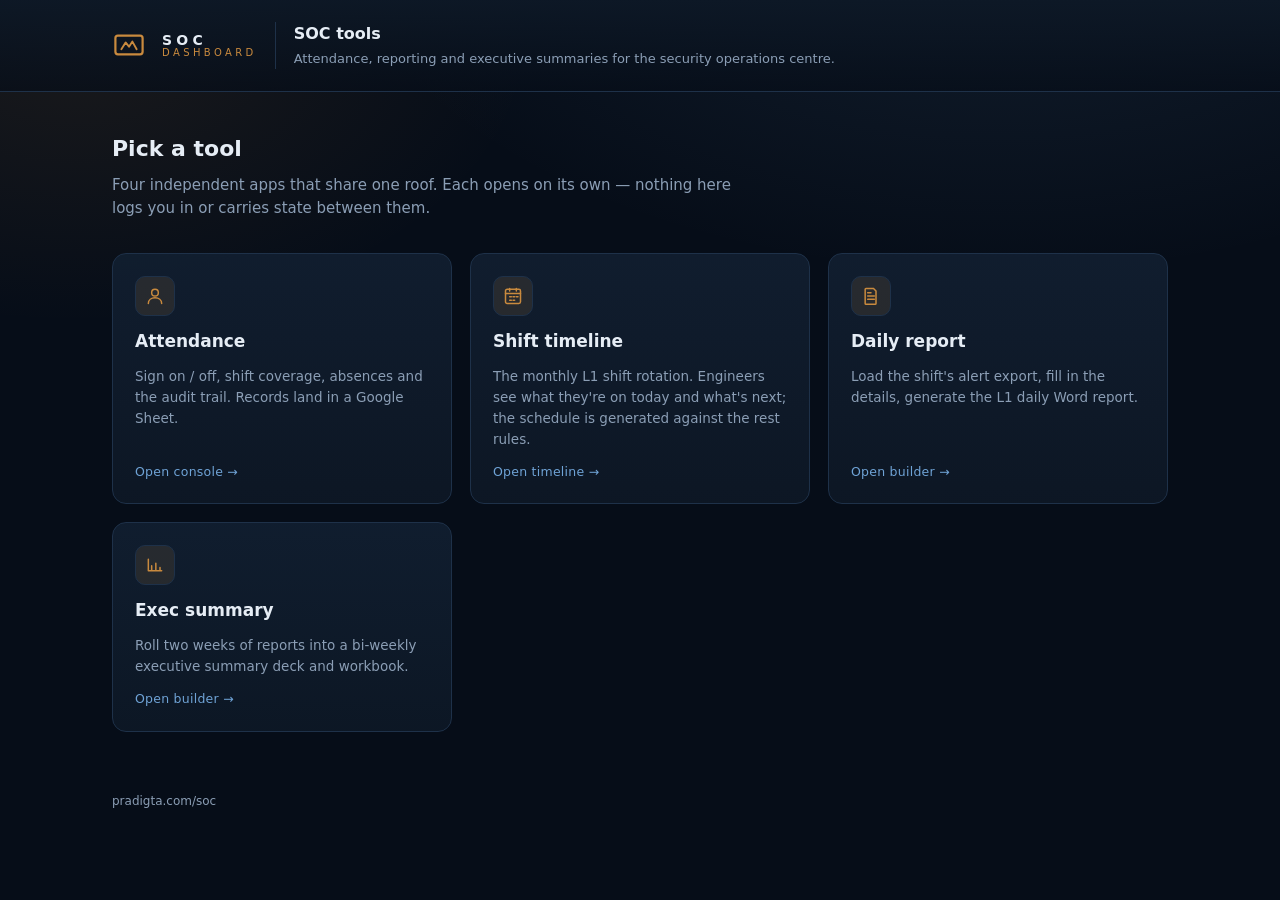
<file: index.html>
<!DOCTYPE html>
<html lang="en">
<head>
<meta charset="utf-8">
<meta name="viewport" content="width=device-width, initial-scale=1">
<title>SOC tools</title>
<style>
:root{
  --ink:#060D18; --panel:#0D1826; --panel-2:#111F31; --line:#1E3149;
  --copper:#C98A3E; --copper-dim:#8A5F2B; --steel:#6FA3D6;
  --paper:#E6EDF5; --muted:#8B9EB5;
  --sans:ui-sans-serif,system-ui,"Segoe UI",Roboto,"Helvetica Neue",Arial,sans-serif;
}
*{box-sizing:border-box}
html,body{margin:0;padding:0}
body{
  min-height:100dvh;
  background:
    radial-gradient(1100px 620px at 78% -12%, rgba(111,163,214,.13), transparent 62%),
    radial-gradient(760px 480px at 6% 4%, rgba(201,138,62,.10), transparent 60%),
    var(--ink);
  color:var(--paper); font-family:var(--sans); font-size:15px; line-height:1.55;
  -webkit-font-smoothing:antialiased;
}
a{color:var(--steel)}

.masthead{
  border-bottom:1px solid var(--line);
  background:linear-gradient(180deg,rgba(13,24,38,.96),rgba(6,13,24,.72));
}
.masthead-in{max-width:1100px;margin:0 auto;padding:22px;display:flex;align-items:center;gap:16px;flex-wrap:wrap}
.mark{width:34px;height:26px;flex:none}
.wordmark{display:flex;flex-direction:column;line-height:1.05}
.wordmark b{font-weight:600;letter-spacing:.30em;font-size:14px}
.wordmark span{font-size:10px;letter-spacing:.34em;color:var(--copper);text-transform:uppercase}
.rule-v{width:1px;align-self:stretch;background:var(--line);margin:0 2px}
.masthead h1{font-size:16px;margin:0 0 2px;font-weight:600}
.masthead p{margin:0;color:var(--muted);font-size:13px}

main{max-width:1100px;margin:0 auto;padding:40px 22px 60px}
.intro{max-width:640px;margin:0 0 32px}
.intro h2{font-size:22px;margin:0 0 8px}
.intro p{color:var(--muted);margin:0}

.grid{display:grid;grid-template-columns:repeat(auto-fit,minmax(260px,1fr));gap:18px}
.card{
  display:flex;flex-direction:column;gap:12px;
  background:linear-gradient(180deg,rgba(17,31,49,.9),rgba(13,24,38,.9));
  border:1px solid var(--line); border-radius:14px; padding:22px;
  text-decoration:none; color:var(--paper);
  transition:border-color .15s ease, transform .15s ease, background .15s ease;
}
.card:hover{border-color:var(--copper-dim); transform:translateY(-2px); background:linear-gradient(180deg,rgba(17,31,49,1),rgba(13,24,38,1))}
.card .icon{
  width:40px;height:40px;border-radius:10px;display:grid;place-items:center;
  background:rgba(201,138,62,.12); border:1px solid var(--line); color:var(--copper);
}
.card h3{margin:0;font-size:17px;font-weight:600}
.card p{margin:0;color:var(--muted);font-size:13.5px;flex:1}
.card .go{font-size:12.5px;color:var(--steel);letter-spacing:.02em}
.card .go::after{content:" →"}

footer{max-width:1100px;margin:0 auto;padding:0 22px 40px;color:var(--muted);font-size:12px}
</style>
</head>
<body>

<header class="masthead">
  <div class="masthead-in">
    <svg class="mark" viewBox="0 0 40 30" aria-hidden="true"><rect x="4" y="4" width="32" height="22" rx="3" fill="none" stroke="#C98A3E" stroke-width="2.6"/><path d="M11 20l5-8 4 5 4-6 5 9" stroke="#C98A3E" stroke-width="2.2" fill="none" stroke-linecap="round" stroke-linejoin="round"/></svg>
    <div class="wordmark"><b>SOC</b><span>Dashboard</span></div>
    <div class="rule-v"></div>
    <div>
      <h1>SOC tools</h1>
      <p>Attendance, reporting and executive summaries for the security operations centre.</p>
    </div>
  </div>
</header>

<main>
  <div class="intro">
    <h2>Pick a tool</h2>
    <p>Four independent apps that share one roof. Each opens on its own — nothing here logs you in or carries state between them.</p>
  </div>

  <div class="grid">
    <a class="card" href="attendance/">
      <div class="icon" aria-hidden="true">
        <svg width="20" height="20" viewBox="0 0 24 24" fill="none"><path d="M12 12a4 4 0 1 0 0-8 4 4 0 0 0 0 8Z" stroke="currentColor" stroke-width="1.8"/><path d="M4 21c0-4.4 3.6-7 8-7s8 2.6 8 7" stroke="currentColor" stroke-width="1.8" stroke-linecap="round"/></svg>
      </div>
      <h3>Attendance</h3>
      <p>Sign on / off, shift coverage, absences and the audit trail. Records land in a Google Sheet.</p>
      <span class="go">Open console</span>
    </a>

    <a class="card" href="shift-timeline/">
      <div class="icon" aria-hidden="true">
        <svg width="20" height="20" viewBox="0 0 24 24" fill="none"><rect x="3" y="4" width="18" height="17" rx="2" stroke="currentColor" stroke-width="1.8"/><path d="M3 9h18M8 3v3M16 3v3M8 13h2M12 13h2M16 13h2M8 17h2M12 17h2" stroke="currentColor" stroke-width="1.8" stroke-linecap="round"/></svg>
      </div>
      <h3>Shift timeline</h3>
      <p>The monthly L1 shift rotation. Engineers see what they're on today and what's next; the schedule is generated against the rest rules.</p>
      <span class="go">Open timeline</span>
    </a>

    <a class="card" href="daily-report/">
      <div class="icon" aria-hidden="true">
        <svg width="20" height="20" viewBox="0 0 24 24" fill="none"><path d="M6 3h9l3 3v15a1 1 0 0 1-1 1H6a1 1 0 0 1-1-1V4a1 1 0 0 1 1-1Z" stroke="currentColor" stroke-width="1.8"/><path d="M8 12h8M8 16h8M8 8h4" stroke="currentColor" stroke-width="1.8" stroke-linecap="round"/></svg>
      </div>
      <h3>Daily report</h3>
      <p>Load the shift's alert export, fill in the details, generate the L1 daily Word report.</p>
      <span class="go">Open builder</span>
    </a>

    <a class="card" href="exec-summary/">
      <div class="icon" aria-hidden="true">
        <svg width="20" height="20" viewBox="0 0 24 24" fill="none"><path d="M4 19V5M4 19h16M8 19v-6M13 19v-9M18 19v-4" stroke="currentColor" stroke-width="1.8" stroke-linecap="round" stroke-linejoin="round"/></svg>
      </div>
      <h3>Exec summary</h3>
      <p>Roll two weeks of reports into a bi-weekly executive summary deck and workbook.</p>
      <span class="go">Open builder</span>
    </a>
  </div>
</main>

<footer>pradigta.com/soc</footer>

</body>
</html>
</file>
